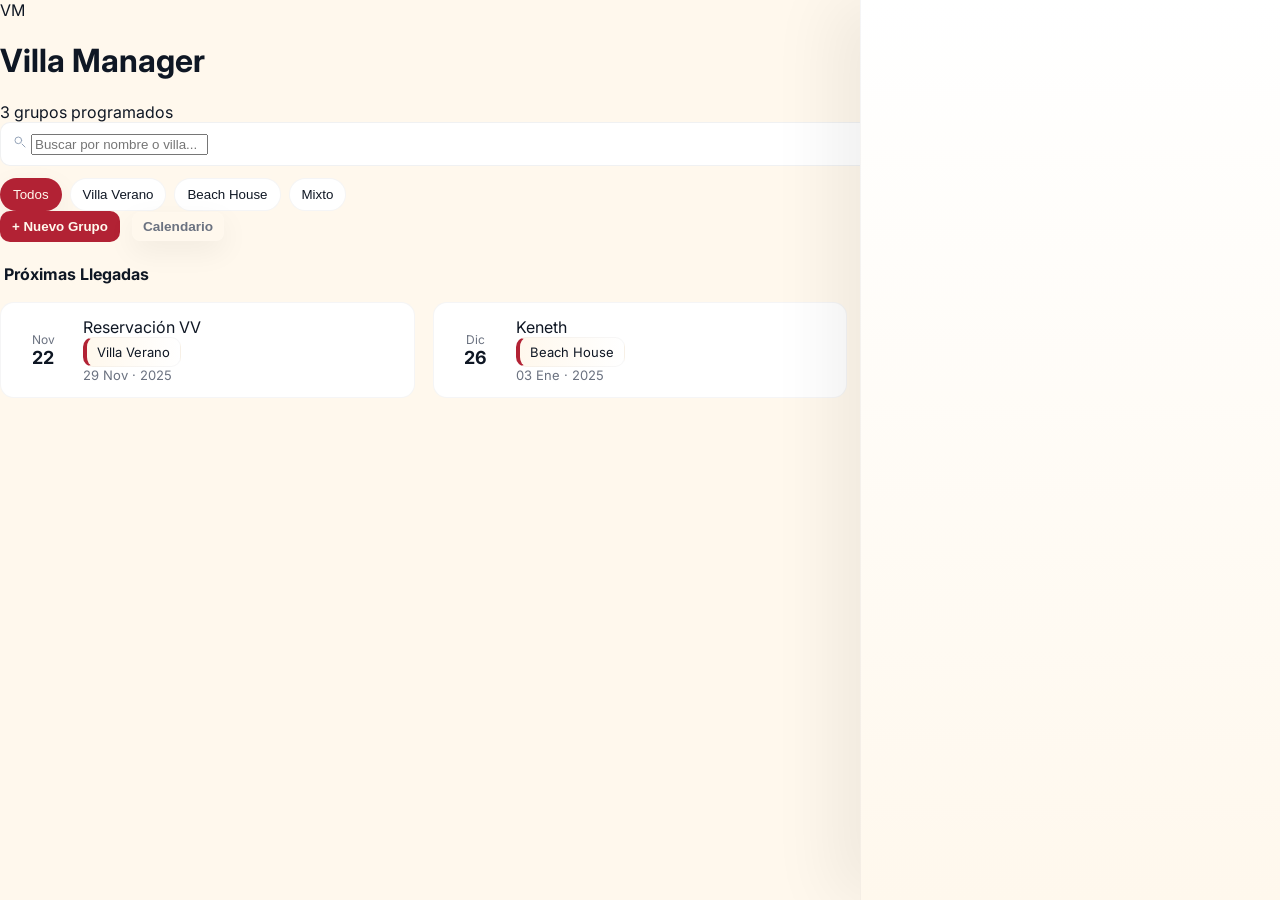
<file: index.html>
﻿<!doctype html>
<html lang="es">
<head>
  <meta charset="utf-8" />
  <meta name="viewport" content="width=device-width, initial-scale=1" />
  <title>Villa Manager  Elegante</title>
  <link href="https://fonts.googleapis.com/css2?family=Inter:wght@300;400;600;700&display=swap" rel="stylesheet">
  <link rel="stylesheet" href="styles.css">
</head>
<body>
  <div class="app">
    <header>
      <div class="brand">
        <div class="logo">VM</div>
        <div>
          <h1>Villa Manager</h1>
          <div class="subtitle" id="upcoming-count">0 grupos programados</div>
        </div>
      </div>

      <div class="controls">
        <div class="search">
          <svg width="16" height="16" viewBox="0 0 24 24" fill="none" aria-hidden><path d="M21 21l-4.35-4.35" stroke="#94a3b8" stroke-width="1.5" stroke-linecap="round" stroke-linejoin="round"/><circle cx="11" cy="11" r="5" stroke="#94a3b8" stroke-width="1.5" stroke-linecap="round" stroke-linejoin="round"/></svg>
          <input id="q" placeholder="Buscar por nombre o villa..." />
        </div>
        <div class="filters" id="filters"></div>
      </div>
    </header>

    <div class="wrap">
      
    <div class="controls" style="display:flex;gap:12px;align-items:center;margin-bottom:14px">
      <button id="newGroupBtn" class="btn secondary">+ Nuevo Grupo</button>
      <div class="calendar-wrapper" style="position:relative">
        <button id="calendarToggle" class="btn ghost small" aria-expanded="false" aria-controls="calendarDropdown">Calendario </button>
        <div id="calendarDropdown" class="calendar-dropdown" aria-hidden="true" style="display:none;position:absolute;top:44px;left:0;z-index:60;">
          <div id="calendar" style="width:320px;max-width:40vw"></div>
        </div>
      </div>
      <div style="flex:1"></div>
    </div>

    <!-- New Group Modal placeholder -->
    <div id="newGroupModal" aria-hidden="true" style="display:none"></div>
        <div style="display:flex;justify-content:space-between;align-items:center;padding:8px 4px 18px 4px">
          <h2 style="margin:0;font-size:16px">Próximas Llegadas</h2>
          <div style="color:var(--muted);font-size:13px" id="stats"></div>
        </div>

        <div class="grid" id="list"></div>
      </main>

      <aside class="panel" id="panel" aria-hidden="true"></aside>
    </div>
  </div>

  <script src="script.js" defer></script>
</body>
</html>
</file>
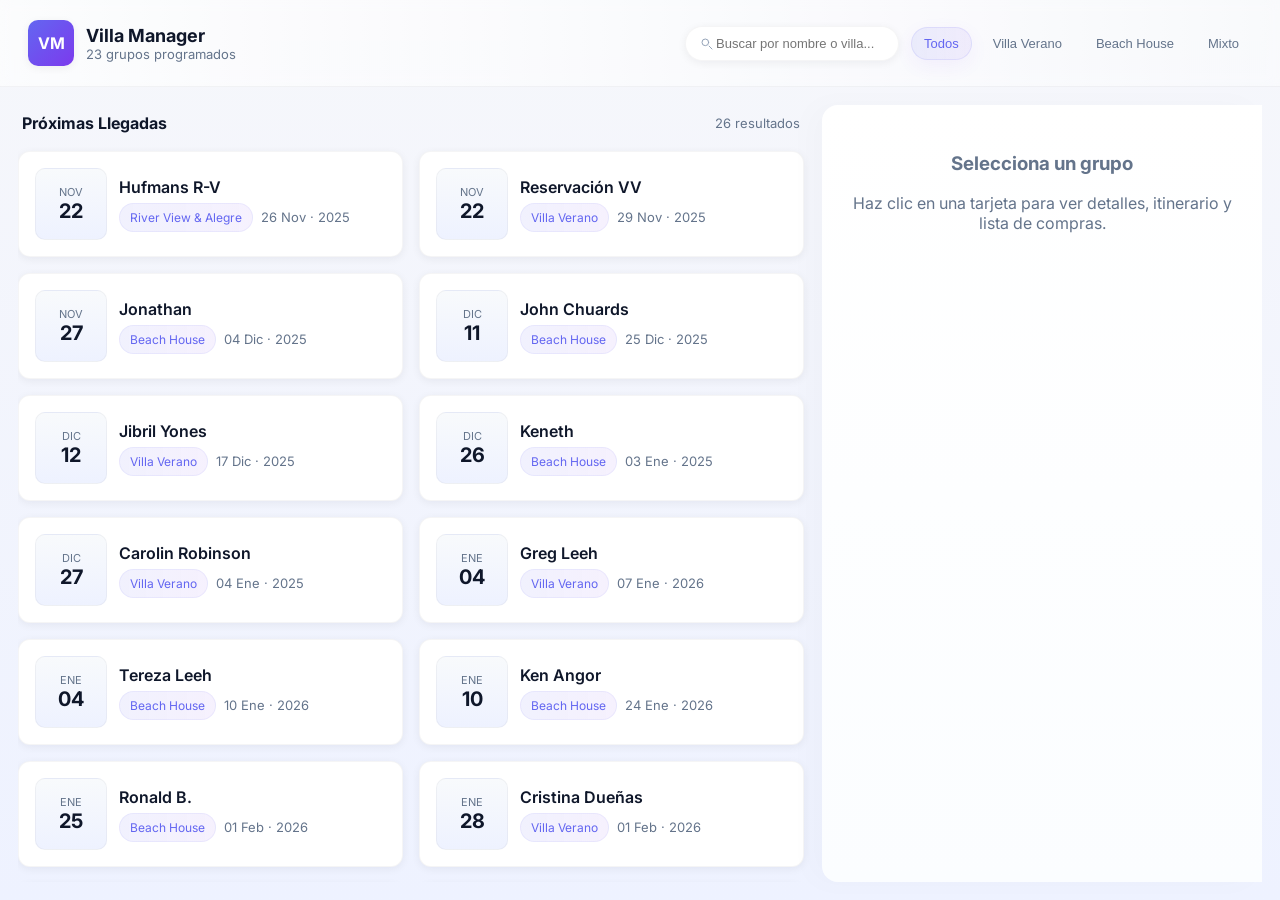
<file: villa-manager.html>
﻿<!doctype html>
<html lang="es">
<head>
  <meta charset="utf-8" />
  <meta name="viewport" content="width=device-width, initial-scale=1" />
  <title>Villa Manager  Elegante</title>
  <link href="https://fonts.googleapis.com/css2?family=Inter:wght@300;400;600;700&display=swap" rel="stylesheet">
  <style>
    :root{
      --bg:#f6f7fb; --card:#ffffff; --muted:#64748b; --accent:#6366f1; --accent-2:#7c3aed; --glass:rgba(255,255,255,0.6);
      --success:#10b981; --danger:#ef4444; --radius:12px;
      --shadow-sm: 0 2px 8px rgba(18,23,40,0.06);
      --shadow-lg: 0 18px 50px rgba(15,23,42,0.12);
    }

    *{box-sizing:border-box}
    html,body{height:100%;margin:0;font-family:Inter,system-ui,-apple-system,Segoe UI,Roboto,"Helvetica Neue",Arial;color:#0f172a;background:linear-gradient(180deg,var(--bg),#eef2ff)}
    .app{display:flex;flex-direction:column;height:100vh}

    header{display:flex;justify-content:space-between;align-items:center;padding:20px 28px;backdrop-filter: blur(6px);background:linear-gradient(90deg, rgba(255,255,255,0.6), rgba(255,255,255,0.35));border-bottom:1px solid rgba(15,23,42,0.04)}
    .brand{display:flex;align-items:center;gap:12px}
    .logo{width:46px;height:46px;border-radius:10px;display:grid;place-items:center;background:linear-gradient(135deg,var(--accent),var(--accent-2));color:white;font-weight:700;box-shadow:var(--shadow-sm)}
    h1{margin:0;font-size:18px}
    .subtitle{font-size:13px;color:var(--muted)}

    .controls{display:flex;gap:12px;align-items:center}
    .search{display:flex;align-items:center;background:var(--card);padding:8px 12px;border-radius:999px;border:1px solid rgba(15,23,42,0.04);box-shadow:var(--shadow-sm)}
    .search input{border:0;outline:0;font-size:13px;background:transparent}

    .filters{display:flex;gap:8px}
    .pill{padding:8px 12px;border-radius:999px;font-size:13px;background:transparent;border:1px solid transparent;color:var(--muted);cursor:pointer;transition:all .18s}
    .pill.active{background:linear-gradient(90deg, rgba(99,102,241,0.1), rgba(124,58,237,0.08));color:var(--accent);box-shadow:0 6px 20px rgba(124,58,237,0.06);border-color:rgba(99,102,241,0.12)}

    .wrap{display:flex;flex:1;overflow:hidden;padding:18px}
    .list{flex:1;overflow:auto;padding-right:18px}

    .grid{display:grid;grid-template-columns:repeat(auto-fill,minmax(320px,1fr));gap:16px}
    .card{background:var(--card);border-radius:var(--radius);padding:16px;border:1px solid rgba(15,23,42,0.04);box-shadow:var(--shadow-sm);transition:transform .18s,box-shadow .18s;cursor:pointer}
    .card:hover{transform:translateY(-6px);box-shadow:var(--shadow-lg)}
    .card.selected{outline:3px solid rgba(99,102,241,0.08);box-shadow:0 24px 60px rgba(99,102,241,0.06)}

    .row{display:flex;align-items:center;gap:12px}
    .date{width:72px;height:72px;border-radius:10px;background:linear-gradient(180deg,#f8fafc,#eef2ff);display:flex;flex-direction:column;align-items:center;justify-content:center;border:1px solid rgba(15,23,42,0.04)}
    .date small{font-size:11px;color:var(--muted);text-transform:uppercase}
    .date strong{font-size:20px}

    .meta{display:flex;flex-direction:column}
    .title{font-weight:600;font-size:16px;color:#0f172a}
    .meta-row{display:flex;align-items:center;gap:8px;margin-top:6px}
    .badge{background:linear-gradient(90deg,rgba(99,102,241,0.09),rgba(124,58,237,0.07));padding:6px 10px;border-radius:999px;font-size:12px;color:var(--accent);border:1px solid rgba(99,102,241,0.08)}

    .foot{margin-top:10px;color:var(--muted);font-size:13px}

    aside.panel{width:440px;border-left:0;background:linear-gradient(180deg,#fff, #fbfdff);box-shadow: -12px 0 30px rgba(9,10,13,0.02);overflow:auto;border-radius:16px 0 0 16px}
    .panel-header{padding:28px;background:linear-gradient(135deg,var(--accent),var(--accent-2));color:white;border-radius:16px 0 0 0;position:relative}
    .panel-body{padding:18px}
    .tabs{display:flex;background:transparent;border-bottom:1px solid rgba(15,23,42,0.04);gap:6px;margin-bottom:10px}
    .tab{flex:1;padding:10px 12px;border-radius:10px;background:rgba(255,255,255,0.6);border:1px solid rgba(255,255,255,0.06);text-align:center;font-weight:600;color:rgba(255,255,255,0.9);cursor:pointer}
    .tab.active{background:#fff;color:var(--accent);box-shadow:0 10px 30px rgba(2,6,23,0.06);transform:translateY(-3px);color:var(--accent)}

    .input-row{display:flex;gap:8px;margin-bottom:12px}
    .input-row input{flex:1;padding:10px;border-radius:10px;border:1px solid rgba(15,23,42,0.06)}
    .btn{padding:10px 12px;border-radius:10px;border:0;background:var(--accent);color:white;font-weight:700;cursor:pointer}
    .btn.ghost{background:transparent;border:1px solid rgba(15,23,42,0.06);color:var(--muted)}

    .list-item{display:flex;align-items:center;gap:10px;background:linear-gradient(180deg,#fff,#fcfdff);padding:10px;border-radius:10px;border:1px solid rgba(15,23,42,0.04);margin-bottom:10px}
    .list-item .text{flex:1}
    .list-item.completed .text{opacity:.5;text-decoration:line-through}

    .empty{padding:40px;text-align:center;color:var(--muted)}

    @media(max-width:980px){
      .wrap{flex-direction:column}
      aside.panel{width:100%;position:fixed;right:0;top:0;bottom:0;transform:translateX(110%);transition:transform .22s ease;border-radius:0}
      aside.panel.open{transform:translateX(0)}
    }
  </style>
</head>
<body>
  <div class="app">
    <header>
      <div class="brand">
        <div class="logo">VM</div>
        <div>
          <h1>Villa Manager</h1>
          <div class="subtitle" id="upcoming-count">0 grupos programados</div>
        </div>
      </div>

      <div class="controls">
        <div class="search">
          <svg width="16" height="16" viewBox="0 0 24 24" fill="none" aria-hidden><path d="M21 21l-4.35-4.35" stroke="#94a3b8" stroke-width="1.5" stroke-linecap="round" stroke-linejoin="round"/><circle cx="11" cy="11" r="5" stroke="#94a3b8" stroke-width="1.5" stroke-linecap="round" stroke-linejoin="round"/></svg>
          <input id="q" placeholder="Buscar por nombre o villa..." />
        </div>
        <div class="filters" id="filters"></div>
      </div>
    </header>

    <div class="wrap">
      <main class="list">
        <div style="display:flex;justify-content:space-between;align-items:center;padding:8px 4px 18px 4px">
          <h2 style="margin:0;font-size:16px">Próximas Llegadas</h2>
          <div style="color:var(--muted);font-size:13px" id="stats"></div>
        </div>

        <div class="grid" id="list"></div>
      </main>

      <aside class="panel" id="panel" aria-hidden="true"></aside>
    </div>
  </div>

  <script>
    // Datos base
    const rawData = [
      { name: "Hufmans R-V", start: "22 Nov", end: "26 Nov", year: 2025, villa: "River View & Alegre", type: "mixed" },
      { name: "Reservación VV", start: "22 Nov", end: "29 Nov", year: 2025, villa: "Villa Verano", type: "vv" },
      { name: "Jonathan", start: "27 Nov", end: "04 Dic", year: 2025, villa: "Beach House", type: "bh" },
      { name: "John Chuards", start: "11 Dic", end: "25 Dic", year: 2025, villa: "Beach House", type: "bh" },
      { name: "Jibril Yones", start: "12 Dic", end: "17 Dic", year: 2025, villa: "Villa Verano", type: "vv" },
      { name: "Keneth", start: "26 Dic", end: "03 Ene", year: 2025, endYear: 2026, villa: "Beach House", type: "bh" },
      { name: "Carolin Robinson", start: "27 Dic", end: "04 Ene", year: 2025, endYear: 2026, villa: "Villa Verano", type: "vv" },
      { name: "Greg Leeh", start: "04 Ene", end: "07 Ene", year: 2026, villa: "Villa Verano", type: "vv" },
      { name: "Tereza Leeh", start: "04 Ene", end: "10 Ene", year: 2026, villa: "Beach House", type: "bh" },
      { name: "Ken Angor", start: "10 Ene", end: "24 Ene", year: 2026, villa: "Beach House", type: "bh" },
      { name: "Ronald B.", start: "25 Ene", end: "01 Feb", year: 2026, villa: "Beach House", type: "bh" },
      { name: "Cristina Dueñas", start: "28 Ene", end: "01 Feb", year: 2026, villa: "Villa Verano", type: "vv" },
      { name: "Melisa G.", start: "06 Feb", end: "14 Feb", year: 2026, villa: "Beach House", type: "bh" },
      { name: "Cherry Cliford", start: "14 Feb", end: "21 Feb", year: 2026, villa: "Villa Verano", type: "vv" },
      { name: "Andy D.", start: "14 Feb", end: "19 Feb", year: 2026, villa: "Beach House", type: "bh" },
      { name: "Mike Walter", start: "19 Feb", end: "23 Feb", year: 2026, villa: "Beach House", type: "bh" },
      { name: "Darci D.", start: "21 Feb", end: "28 Feb", year: 2026, villa: "Villa Verano", type: "vv" },
      { name: "John Chuards", start: "23 Feb", end: "16 Mar", year: 2026, villa: "Beach House", type: "bh" },
      { name: "Gay Trata", start: "06 Mar", end: "10 Mar", year: 2026, villa: "Villa Verano", type: "vv" },
      { name: "Cherry Mackinons", start: "13 Abr", end: "19 Abr", year: 2026, villa: "Villa Verano", type: "vv" },
      { name: "Michelle C.", start: "23 Abr", end: "27 Abr", year: 2026, villa: "Todas las Villas", type: "all" },
      { name: "Lori Arzola", start: "27 Abr", end: "03 May", year: 2026, villa: "Villa Verano", type: "vv" },
      { name: "Viki Sol", start: "05 May", end: "10 May", year: 2026, villa: "VV & BH", type: "mixed" },
      { name: "Patricia S.", start: "12 May", end: "16 May", year: 2026, villa: "Todas las Villas", type: "all" },
      { name: "Robert J.", start: "21 May", end: "26 May", year: 2026, villa: "Villa Verano", type: "vv" },
      { name: "Pool H.", start: "28 May", end: "01 Jun", year: 2026, villa: "Todas las Villas", type: "all" }
    ];

    // Persistencia
    const STORAGE_KEY = 'villa_manager_data_v1';
    function saveState(){
      try{ localStorage.setItem(STORAGE_KEY, JSON.stringify(reservations)); }
      catch(e){ console.warn('No se pudo guardar en localStorage', e); }
    }
    function loadState(){
      try{
        const raw = localStorage.getItem(STORAGE_KEY);
        if(!raw) return false;
        const parsed = JSON.parse(raw);
        if(Array.isArray(parsed)){
          reservations = parsed;
          return true;
        }
      }catch(e){ console.warn('Error leyendo estado', e); }
      return false;
    }

    // Estado
    let reservations = rawData.map((r,i)=>({ id:i, ...r, status:'confirmed', itinerary:[], shoppingList:[], notes:'' }));
    // si hay estado en localStorage, cargarlo
    loadState();

    let filter = 'all';
    let selectedId = null;
    let activeTab = 'info';

    // Refs
    const listEl = document.getElementById('list');
    const panelEl = document.getElementById('panel');
    const filtersEl = document.getElementById('filters');
    const upcomingCountEl = document.getElementById('upcoming-count');
    const statsEl = document.getElementById('stats');
    const qEl = document.getElementById('q');

    function renderFilters(){
      const opts = [{k:'all',t:'Todos'},{k:'vv',t:'Villa Verano'},{k:'bh',t:'Beach House'},{k:'mixed',t:'Mixto'}];
      filtersEl.innerHTML='';
      opts.forEach(o=>{
        const b = document.createElement('button'); b.className='pill' + (filter===o.k? ' active':'');
        b.textContent = o.t; b.onclick = ()=>{ filter=o.k; render(); };
        filtersEl.appendChild(b);
      })
    }

    function matchesQuery(r,q){
      if(!q) return true;
      q = q.toLowerCase();
      return String(r.name).toLowerCase().includes(q) || String(r.villa).toLowerCase().includes(q);
    }

    function filtered(){
      let list = reservations.filter(r=> matchesQuery(r, qEl.value));
      if(filter==='all') return list;
      if(filter==='vv') return list.filter(r=>r.type==='vv');
      if(filter==='bh') return list.filter(r=>r.type==='bh');
      if(filter==='mixed') return list.filter(r=>r.type==='mixed' || r.type==='all');
      return list;
    }

    function renderList(){
      listEl.innerHTML='';
      const items = filtered();
      items.forEach(r=>{
        const card = document.createElement('div'); card.className='card' + (selectedId===r.id? ' selected':'');
        card.onclick = ()=>{ selectedId=r.id; openPanel(); render(); };

        const row = document.createElement('div'); row.className='row';
        const date = document.createElement('div'); date.className='date';
        const [d,m] = (r.start||'').split(' ');
        const sm = document.createElement('small'); sm.textContent = m || '';
        const sd = document.createElement('strong'); sd.textContent = d || '';
        date.appendChild(sm); date.appendChild(sd);

        const meta = document.createElement('div'); meta.className='meta';
        const title = document.createElement('div'); title.className='title'; title.textContent = r.name;
        const mr = document.createElement('div'); mr.className='meta-row';
        const badge = document.createElement('div'); badge.className='badge'; badge.textContent = r.villa;
        const end = document.createElement('div'); end.style.color='var(--muted)'; end.style.fontSize='13px'; end.textContent = `${r.end} · ${r.year}`;
        mr.appendChild(badge); mr.appendChild(end);

        meta.appendChild(title); meta.appendChild(mr);

        row.appendChild(date); row.appendChild(meta);
        card.appendChild(row);

        if((r.itinerary && r.itinerary.length) || (r.shoppingList && r.shoppingList.length)){
          const foot = document.createElement('div'); foot.className='foot';
          foot.textContent = (r.itinerary && r.itinerary.length? r.itinerary.length + ' Actividades':'') + (r.itinerary && r.itinerary.length && r.shoppingList && r.shoppingList.length? ' · ': '') + (r.shoppingList && r.shoppingList.length? r.shoppingList.length + ' Compras':'');
          card.appendChild(foot);
        }

        listEl.appendChild(card);
      })

      upcomingCountEl.textContent = reservations.filter(r=> r.year===2026 || (r.year===2025 && String(r.start).includes('Dic')) ).length + ' grupos programados';
      statsEl.textContent = items.length + ' resultados';
    }

    function openPanel(){ panelEl.classList.add('open'); panelEl.setAttribute('aria-hidden','false'); renderPanel(); }
    function closePanel(){ saveState(); selectedId=null; panelEl.classList.remove('open'); panelEl.setAttribute('aria-hidden','true'); render(); }

    function renderPanel(){
      const r = reservations.find(x=>x.id===selectedId);
      if(!r){ panelEl.innerHTML = `<div style="padding:28px;text-align:center;color:var(--muted)"><h3>Selecciona un grupo</h3><p>Haz clic en una tarjeta para ver detalles, itinerario y lista de compras.</p></div>`; return; }

      panelEl.innerHTML = '';
      const header = document.createElement('div'); header.className='panel-header';
      header.innerHTML = `<div style="display:flex;justify-content:space-between;align-items:center"><div><div style=\"font-weight:700;font-size:20px\">${r.name}</div><div style=\"opacity:.9;margin-top:6px\">${r.start}  ${r.end} · ${r.year}</div></div><div style=\"text-align:right\"><div style=\"font-size:13px;opacity:.9\">${r.villa}</div><button id=\"closePanelBtn\" style=\"margin-top:12px;padding:8px 12px;border-radius:10px;border:0;background:rgba(255,255,255,0.12);color:white;cursor:pointer\">Cerrar</button></div></div>`;
      panelEl.appendChild(header);
      document.getElementById('closePanelBtn').onclick = closePanel;

      const body = document.createElement('div'); body.className='panel-body';

      const tabs = document.createElement('div'); tabs.className='tabs';
      ['info','itinerary','shopping'].forEach(t=>{ const b=document.createElement('div'); b.className='tab'+(activeTab===t? ' active':''); b.textContent = t==='info'? 'Resumen' : t==='itinerary' ? 'Itinerario' : 'Compras'; b.onclick=()=>{ activeTab=t; renderPanel(); }; tabs.appendChild(b); });
      body.appendChild(tabs);

      if(activeTab==='info'){
        const card = document.createElement('div'); card.className='card';
        card.innerHTML = `<div style="font-size:13px;color:var(--muted);margin-bottom:8px">Detalles de Alojamiento</div><div style=\"display:flex;gap:12px;align-items:center\"><div style=\"width:64px;height:64px;border-radius:12px;background:linear-gradient(90deg,rgba(99,102,241,0.12),rgba(124,58,237,0.12));display:grid;place-items:center;font-weight:700;color:var(--accent)\">${r.name.split(' ').map(n=>n[0]).slice(0,2).join('')}</div><div><div style=\"font-weight:700\">${r.villa}</div><div style=\"color:var(--muted);margin-top:6px\">${r.year} · Reserva confirmada</div></div></div>`;
        body.appendChild(card);

        const notes = document.createElement('div'); notes.className='card'; notes.style.marginTop='12px';
        notes.innerHTML = `<div style=\"font-weight:700;margin-bottom:8px\">Observaciones</div><textarea id=\"notes\" style=\"width:100%;min-height:120px;border-radius:10px;border:1px solid rgba(15,23,42,0.06);padding:10px\">${r.notes||''}</textarea><div style=\"text-align:right;margin-top:8px\"><button id=\"saveNote\" class=\"btn\">Guardar observaciones</button></div>`;
        body.appendChild(notes);

        // Attach handler immediately (no timeout)
        body.addEventListener('click', (e)=>{
          if(e.target && e.target.id === 'saveNote'){
            const ta = document.getElementById('notes');
            if(ta){ r.notes = ta.value; saveState(); render(); }
          }
        });
      }

      if(activeTab==='itinerary'){
        const add = document.createElement('div'); add.className='card'; add.innerHTML = `<div style=\"font-weight:700;margin-bottom:8px\">Agregar Actividad</div>`;
        const row = document.createElement('div'); row.className='input-row'; const input = document.createElement('input'); input.placeholder='Ej. Cena bienvenida, Tour en bote...'; const addBtn = document.createElement('button'); addBtn.className='btn'; addBtn.textContent='Agregar'; addBtn.onclick = ()=>{ if(input.value.trim()){ r.itinerary = r.itinerary || []; r.itinerary.push({ id:Date.now(), text:input.value, completed:false }); input.value=''; saveState(); renderPanel(); renderList(); }}; row.appendChild(input); row.appendChild(addBtn); add.appendChild(row); body.appendChild(add);

        if(!r.itinerary || r.itinerary.length===0){ body.appendChild(Object.assign(document.createElement('div'),{className:'empty',innerHTML:'<div>Sin itinerario definido</div>'})); }
        else{ r.itinerary.forEach(it=>{ const li = document.createElement('div'); li.className='list-item'+(it.completed? ' completed':''); const chk = document.createElement('input'); chk.type='checkbox'; chk.checked=!!it.completed; chk.onchange = ()=>{ it.completed = chk.checked; saveState(); renderPanel(); renderList(); }; const txt = document.createElement('div'); txt.className='text'; txt.textContent = it.text; const del = document.createElement('button'); del.className='btn ghost'; del.textContent='Eliminar'; del.onclick=()=>{ r.itinerary = r.itinerary.filter(x=>x.id!==it.id); saveState(); renderPanel(); renderList(); }; li.appendChild(chk); li.appendChild(txt); li.appendChild(del); body.appendChild(li); }); }
      }

      if(activeTab==='shopping'){
        const add = document.createElement('div'); add.className='card'; add.innerHTML = `<div style=\"font-weight:700;margin-bottom:8px\">Lista de Supermercado</div>`;
        const row = document.createElement('div'); row.className='input-row'; const input = document.createElement('input'); input.placeholder='Ej. Agua, Cervezas, Fruta...'; const addBtn = document.createElement('button'); addBtn.className='btn'; addBtn.textContent='Agregar'; addBtn.onclick = ()=>{ if(input.value.trim()){ r.shoppingList = r.shoppingList || []; r.shoppingList.push({ id:Date.now(), text:input.value, completed:false }); input.value=''; saveState(); renderPanel(); renderList(); }}; row.appendChild(input); row.appendChild(addBtn); add.appendChild(row); body.appendChild(add);

        if(!r.shoppingList || r.shoppingList.length===0){ body.appendChild(Object.assign(document.createElement('div'),{className:'empty',innerHTML:'<div>Lista de compras vacía</div>'})); }
        else{ r.shoppingList.forEach(it=>{ const li = document.createElement('div'); li.className='list-item'+(it.completed? ' completed':''); const chk = document.createElement('input'); chk.type='checkbox'; chk.checked=!!it.completed; chk.onchange = ()=>{ it.completed = chk.checked; saveState(); renderPanel(); renderList(); }; const txt = document.createElement('div'); txt.className='text'; txt.textContent = it.text; const del = document.createElement('button'); del.className='btn ghost'; del.textContent='Eliminar'; del.onclick=()=>{ r.shoppingList = r.shoppingList.filter(x=>x.id!==it.id); saveState(); renderPanel(); renderList(); }; li.appendChild(chk); li.appendChild(txt); li.appendChild(del); body.appendChild(li); }); }
      }

      panelEl.appendChild(body);
    }

    // Renders
    function render(){ renderFilters(); renderList(); renderPanel(); }

    // Event handlers
    qEl.addEventListener('input', ()=>{ render(); });

    // Inicial
    render();

    console.log('UI elegante cargada (persistencia habilitada)');
  </script>
</body>
</html>
</file>
<file: styles.css>
﻿:root{
  --carmine: #B22234; /* rojo carmín */
  --turq: #00F2D6;    /* turquesa neón */
  --cream: #FFF8ED;   /* blanco crema */
  --dark: #0F1724;    /* negro grisáceo */
  --muted: #6B7280;

  /* semantic tokens (can be swapped by theme classes) */
  --primary: var(--turq);
  --primary-contrast: var(--dark);
  --secondary: var(--carmine);
  --secondary-contrast: var(--cream);
  --bg: var(--cream);
}

/* Theme: swap primary <-> secondary (carmine primary variant) */
.theme-carmine-primary{
  --primary: var(--carmine);
  --primary-contrast: var(--cream);
  --secondary: var(--turq);
  --secondary-contrast: var(--dark);
}

*{box-sizing:border-box}
body{font-family:Inter, ui-sans-serif, system-ui, -apple-system, "Segoe UI", Roboto, "Helvetica Neue", Arial, "Noto Sans";margin:0;background:var(--bg);color:var(--dark)}
.container{max-width:1100px;margin:0 auto;padding:28px}
.header{display:flex;justify-content:space-between;align-items:center;margin-bottom:18px}
.header .meta{display:flex;gap:12px;align-items:center}

.pill{background:#fff;border:1px solid rgba(15,23,42,0.04);padding:8px 12px;border-radius:999px;margin-right:8px;cursor:pointer;color:var(--dark)}
.pill.active{background:var(--secondary);color:var(--secondary-contrast);border-color:transparent;box-shadow:0 10px 30px rgba(0,0,0,0.06)}
.grid{display:grid;grid-template-columns:repeat(3,1fr);gap:18px}
.card{background:#fff;border:1px solid rgba(15,23,42,0.04);padding:14px;border-radius:14px;cursor:pointer;transition:transform .18s ease,box-shadow .18s ease}
.card:hover{transform:translateY(-6px);box-shadow:0 30px 40px rgba(0,0,0,0.06)}
.row{display:flex;gap:12px;align-items:center}
.date{width:56px;text-align:center}
.date small{display:block;color:var(--muted);font-size:12px}
.date strong{display:block;font-size:18px}
.meta{flex:1}
.badge{display:inline-block;padding:6px 10px;border-radius:10px;background:linear-gradient(90deg,#fff,#fff);font-size:13px;border:1px solid rgba(15,23,42,0.03);color:var(--dark)}
.foot{margin-top:12px;color:var(--muted);font-size:13px}
.search{width:100%;padding:10px;border-radius:10px;border:1px solid rgba(15,23,42,0.06);margin-bottom:12px;background:#fff}
.empty{padding:18px;border-radius:12px;background:#fff;border:1px dashed rgba(15,23,42,0.04);text-align:center;color:var(--muted)}

/* Primary button */
.btn{background:var(--primary);color:var(--primary-contrast);padding:8px 12px;border-radius:10px;border:0;cursor:pointer;box-shadow:0 10px 30px rgba(0,0,0,0.06);font-weight:600}
.btn:focus{outline:3px solid color-mix(in srgb, var(--primary) 30%, transparent);outline-offset:3px}

/* Secondary / danger styled with carmine */
.btn.secondary{background:var(--secondary);color:var(--secondary-contrast);box-shadow:none}
.btn.ghost{background:transparent;border:1px solid rgba(15,23,42,0.06);color:var(--muted)}
.input-row{display:flex;gap:8px}
.input-row input{flex:1;padding:8px;border-radius:10px;border:1px solid rgba(15,23,42,0.06)}
.tabs{display:flex;border-bottom:1px solid rgba(15,23,42,0.04);background:#fff}
.tab{flex:1;padding:14px;text-align:center;cursor:pointer;color:var(--muted)}
.tab.active{color:var(--primary);border-bottom:3px solid var(--primary)}
.list-item{display:flex;align-items:center;gap:10px;padding:10px;border-radius:10px;border:1px solid rgba(15,23,42,0.03);margin-top:8px}
.list-item.completed .text{text-decoration:line-through;color:var(--muted)}
.list-item input{width:18px;height:18px}

/* PANEL base styles */
aside#panel{position:fixed;right:0;top:0;bottom:0;width:0;overflow:hidden;z-index:50;display:flex;align-items:center;justify-content:center;padding:20px;pointer-events:none}
aside#panel.open{pointer-events:auto}
aside#panel.modal .modal-content{transform:translateY(20px) scale(.98);opacity:0;animation:modal-in .22s ease forwards}
aside#panel.drawer .modal-content{transform:translateX(30px);opacity:0;animation:drawer-in .22s ease forwards}

@keyframes modal-in{to{transform:none;opacity:1}}
@keyframes drawer-in{to{transform:none;opacity:1}}

/* modal centered (small screens) */
@media (max-width: 979px){
  aside#panel{inset:0;background:rgba(15,23,42,0.55);padding:20px}
  aside#panel .modal-content{width:100%;max-width:760px;background:linear-gradient(180deg,var(--cream),#fff);border-radius:16px;overflow:hidden;box-shadow:0 25px 80px rgba(2,6,23,0.28);max-height:90vh;display:flex;flex-direction:column}
  aside#panel .modal-body{overflow:auto;padding:18px;flex:1}
  aside#panel .modal-header{padding:18px;border-bottom:1px solid rgba(15,23,42,0.04);background:linear-gradient(135deg,var(--primary),var(--secondary));color:var(--primary-contrast)}
  aside#panel .modal-footer{padding:12px;border-top:1px solid rgba(15,23,42,0.04);background:#fff}
}

/* drawer on wide screens */
@media (min-width: 980px){
  aside#panel{right:0;top:0;bottom:0;width:420px;background:linear-gradient(180deg,#fff,var(--cream));box-shadow: -30px 0 60px rgba(2,6,23,0.06);padding:0;border-left:1px solid rgba(15,23,42,0.04)}
  aside#panel .modal-content{width:100%;height:100%;max-width:none;max-height:none;border-radius:0;display:flex;flex-direction:column}
  aside#panel .modal-body{overflow:auto;padding:18px;flex:1}
  aside#panel .modal-header{padding:18px;border-bottom:1px solid rgba(15,23,42,0.04);background:transparent;color:var(--dark)}
  aside#panel.open{width:420px}
}

/* overlay click target */
aside#panel.modal{display:flex;align-items:center;justify-content:center}

/* small helpers */
.modal-header .close-icon{background:rgba(2,6,23,0.06);width:38px;height:38px;border-radius:10px;display:inline-grid;place-items:center;cursor:pointer}

/* subtle accents */
.badge{background:linear-gradient(90deg,var(--cream),#fff);border-left:4px solid var(--secondary);}

/* theme toggle button */
.theme-toggle{padding:8px 10px;border-radius:10px;border:0;cursor:pointer;font-weight:600;background:transparent;color:var(--dark);border:2px solid rgba(15,23,42,0.05)}
.theme-toggle:focus{outline:3px solid color-mix(in srgb,var(--primary) 30%, transparent);outline-offset:2px}


/* Sunset background - large translucent scenic backdrop */
body::before{\n  content: '';\n  position: fixed;\n  inset: 0;\n  z-index: -3;\n  pointer-events: none;\n  background-image: radial-gradient(circle at 50% 72%, rgba(255,229,185,0.92) 0%, rgba(255,196,128,0.7) 8%, rgba(255,145,92,0.55) 20%, rgba(178,34,52,0.28) 36%, rgba(0,0,0,0.0) 70%), linear-gradient(180deg, rgba(178,34,52,0.04) 0%, rgba(0,242,214,0.03) 40%, rgba(2,6,23,0.03) 100%);\n  background-repeat: no-repeat;\n  background-size: cover, cover;\n  filter: blur(8px) saturate(1.02);\n  opacity: 0.85;\n  transform-origin: center;\n}\n\nbody::after{\n  content: '';\n  position: fixed;\n  left: 50%;\n  bottom: -8vh;\n  width: 48vmax;\n  height: 48vmax;\n  transform: translateX(-50%);\n  z-index: -2;\n  pointer-events: none;\n  background: radial-gradient(circle at 50% 40%, rgba(255,215,160,0.85) 0%, rgba(255,140,90,0.45) 20%, rgba(178,34,52,0.25) 40%, rgba(0,0,0,0) 60%);\n  filter: blur(18px);\n  opacity: 0.7;\n  animation: sunFloat 30s ease-in-out infinite;\n}\n\n@keyframes sunFloat{\n  0%{ transform: translateX(-50%) translateY(0) scale(1); }\n  50%{ transform: translateX(-50%) translateY(-10px) scale(1.01); }\n  100%{ transform: translateX(-50%) translateY(0) scale(1); }\n}\n\n/* Soft cloud layers for motion */\n.sunset-cloud{ position: fixed; left: -10%; top: 8%; width: 120%; height: 24vh; z-index:-2; pointer-events:none; background: linear-gradient(180deg, rgba(255,255,255,0.04), rgba(255,255,255,0.02)); filter: blur(22px); opacity:0.75; animation: cloudDrift 80s linear infinite; }\n.sunset-cloud.cloud-2{ top: 20%; opacity:0.55; transform: scale(1.1); animation-duration: 110s; }\n\n@keyframes cloudDrift{ from { transform: translateX(0) } to { transform: translateX(-10%) } }\n\n/* subtle palms silhouette */\n.sunset-silhouette{ position: fixed; left: 0; bottom: 0; height: 18vh; width:100%; background: linear-gradient(180deg, rgba(0,0,0,0.02), rgba(0,0,0,0.06)); z-index:-1; pointer-events:none }
.palms{ position: fixed; right: 6%; bottom: 2%; width: 220px; height: 160px; opacity: 0.18; z-index: -1; pointer-events: none; }

/* layout improvements */
.grid{grid-template-columns: repeat(auto-fit, minmax(260px, 1fr));}
.container{ padding:32px; }

/* Calendar tweaks */
#calendar{width:320px;min-width:220px}
#calendar .cal-header{font-weight:700;color:var(--dark)}
#calendar .cal-day{padding:10px;border-radius:8px;text-align:center;font-size:13px;color:var(--muted);min-height:42px}
#calendar .cal-day.has-group{padding-top:8px; padding-bottom:8px}
#calendar .cal-nav button{font-weight:700}

@keyframes sunFloat{
  0%{ transform: translateX(-50%) translateY(0) scale(1); }
  50%{ transform: translateX(-50%) translateY(-14px) scale(1.02); }
  100%{ transform: translateX(-50%) translateY(0) scale(1); }
}

/* Soft cloud layers for motion */
.sunset-cloud{ position: fixed; left: -10%; top: 8%; width: 120%; height: 30vh; z-index:-2; pointer-events:none; background: linear-gradient(180deg, rgba(255,255,255,0.06), rgba(255,255,255,0.02)); filter: blur(28px); opacity:0.9; animation: cloudDrift 60s linear infinite; }
.sunset-cloud.cloud-2{ top: 22%; opacity:0.6; transform: scale(1.2); animation-duration: 90s; }

@keyframes cloudDrift{ from { transform: translateX(0) } to { transform: translateX(-12%) } }

/* Glass effect on the main container so content feels translucent over the sunset */
.container{ background: rgba(255,255,255,0.66); backdrop-filter: blur(6px) saturate(1.08); border-radius:14px; box-shadow: 0 10px 40px rgba(2,6,23,0.07); }

/* Slight color tweak for headers to harmonize with sunset */
.header h1, .header p{ color: var(--dark); }

/* Make the page edges feel softer on mobile */
@media (max-width: 600px){
  body::before{\n  content: '';\n  position: fixed;\n  inset: 0;\n  z-index: -3;\n  pointer-events: none;\n  background-image: radial-gradient(circle at 50% 72%, rgba(255,229,185,0.92) 0%, rgba(255,196,128,0.7) 8%, rgba(255,145,92,0.55) 20%, rgba(178,34,52,0.28) 36%, rgba(0,0,0,0.0) 70%), linear-gradient(180deg, rgba(178,34,52,0.04) 0%, rgba(0,242,214,0.03) 40%, rgba(2,6,23,0.03) 100%);\n  background-repeat: no-repeat;\n  background-size: cover, cover;\n  filter: blur(8px) saturate(1.02);\n  opacity: 0.85;\n  transform-origin: center;\n}\n\nbody::after{\n  content: '';\n  position: fixed;\n  left: 50%;\n  bottom: -8vh;\n  width: 48vmax;\n  height: 48vmax;\n  transform: translateX(-50%);\n  z-index: -2;\n  pointer-events: none;\n  background: radial-gradient(circle at 50% 40%, rgba(255,215,160,0.85) 0%, rgba(255,140,90,0.45) 20%, rgba(178,34,52,0.25) 40%, rgba(0,0,0,0) 60%);\n  filter: blur(18px);\n  opacity: 0.7;\n  animation: sunFloat 30s ease-in-out infinite;\n}\n\n@keyframes sunFloat{\n  0%{ transform: translateX(-50%) translateY(0) scale(1); }\n  50%{ transform: translateX(-50%) translateY(-10px) scale(1.01); }\n  100%{ transform: translateX(-50%) translateY(0) scale(1); }\n}\n\n/* Soft cloud layers for motion */\n.sunset-cloud{ position: fixed; left: -10%; top: 8%; width: 120%; height: 24vh; z-index:-2; pointer-events:none; background: linear-gradient(180deg, rgba(255,255,255,0.04), rgba(255,255,255,0.02)); filter: blur(22px); opacity:0.75; animation: cloudDrift 80s linear infinite; }\n.sunset-cloud.cloud-2{ top: 20%; opacity:0.55; transform: scale(1.1); animation-duration: 110s; }\n\n@keyframes cloudDrift{ from { transform: translateX(0) } to { transform: translateX(-10%) } }\n\n/* subtle palms silhouette */\n.sunset-silhouette{ position: fixed; left: 0; bottom: 0; height: 18vh; width:100%; background: linear-gradient(180deg, rgba(0,0,0,0.02), rgba(0,0,0,0.06)); z-index:-1; pointer-events:none }
.palms{ position: fixed; right: 6%; bottom: 2%; width: 220px; height: 160px; opacity: 0.18; z-index: -1; pointer-events: none; }

/* layout improvements */
.grid{grid-template-columns: repeat(auto-fit, minmax(260px, 1fr));}
.container{ padding:32px; }

/* Calendar tweaks */
#calendar{width:320px;min-width:220px}
#calendar .cal-header{font-weight:700;color:var(--dark)}
#calendar .cal-day{padding:10px;border-radius:8px;text-align:center;font-size:13px;color:var(--muted);min-height:42px}
#calendar .cal-day.has-group{padding-top:8px; padding-bottom:8px}
#calendar .cal-nav button{font-weight:700}

}

/* Optional silhouette accent (subtle) */
.sunset-silhouette{ position: fixed; left: 0; right: 0; bottom: 0; height: 20vh; background: linear-gradient(180deg, rgba(0,0,0,0.05), rgba(0,0,0,0.12)); z-index:-1; pointer-events:none }

/* Calendar */
#calendar{background:linear-gradient(180deg,rgba(255,255,255,0.6),rgba(255,255,255,0.45));padding:12px;border-radius:12px;border:1px solid rgba(15,23,42,0.04)}
#calendar .cal-header{display:flex;justify-content:space-between;align-items:center;margin-bottom:8px}
#calendar .cal-grid{display:grid;grid-template-columns:repeat(7,1fr);gap:6px}
#calendar .cal-day{padding:8px;border-radius:8px;text-align:center;font-size:13px;color:var(--muted)}
#calendar .cal-day.today{border:2px solid var(--primary);font-weight:700;color:var(--primary-contrast)}
#calendar .cal-day.has-group{background:linear-gradient(90deg,var(--primary),color-mix(in srgb,var(--primary) 55%, #fff));color:var(--primary-contrast);box-shadow:0 8px 22px rgba(0,0,0,0.06)}
#calendar .cal-nav button{background:transparent;border:0;padding:6px;cursor:pointer;color:var(--dark)}

/* New Group modal */
#newGroupModal .modal-wrap{width:100%;max-width:540px;background:linear-gradient(180deg,#fff,#fbfdff);border-radius:14px;padding:18px;box-shadow:0 30px 60px rgba(2,6,23,0.18)}
#newGroupModal .form-row{display:flex;gap:8px;margin-bottom:10px}
#newGroupModal label{display:block;font-size:13px;color:var(--muted);margin-bottom:6px}
#newGroupModal input[type='text'], #newGroupModal input[type='date'], #newGroupModal select{width:100%;padding:8px;border-radius:8px;border:1px solid rgba(15,23,42,0.06)}
#newGroupModal .actions{display:flex;justify-content:flex-end;gap:8px;margin-top:12px}


/* calendar chips */
.cal-chips{display:flex;gap:4px;justify-content:center;margin-top:6px}
.cal-chip{width:10px;height:10px;border-radius:50%;box-shadow:0 6px 12px rgba(2,6,23,0.06);border:1px solid rgba(255,255,255,0.4)}
.cal-chip.vv{background:linear-gradient(90deg,#dcfce7,#bbf7d0)}
.cal-chip.bh{background:linear-gradient(90deg,#dbeafe,#bfdbfe)}
.cal-chip.mixed{background:linear-gradient(90deg,#fff7ed,#ffedd5)}
.cal-chip.all{background:linear-gradient(90deg,#f3e8ff,#e9d5ff)}


/* Day panel (right drawer) improvements */
#panel .panel-header{display:flex;align-items:center;justify-content:space-between;padding:18px 20px;border-bottom:1px solid rgba(255,255,255,0.06)}
#panel .panel-title{font-size:1.05rem;font-weight:600;color:var(--dark);}
#panel .panel-sub{font-size:0.9rem;color:rgba(2,6,23,0.6)}
#panel .panel-body{padding:16px;display:flex;flex-direction:column;gap:12px;overflow:auto;max-height:calc(100vh - 120px)}
.day-panel .group-card{background:rgba(255,255,255,0.02);border-radius:10px;padding:12px;display:flex;flex-direction:column;gap:8px;border:1px solid rgba(255,255,255,0.03)}
.day-panel .group-top{display:flex;align-items:center;justify-content:space-between}
.group-meta{font-size:0.85rem;color:rgba(2,6,23,0.55)}
.group-name{font-weight:700;color:var(--dark);font-size:0.98rem}
.btn-group{display:flex;gap:8px}
.btn.small{padding:6px 10px;font-size:0.85rem;border-radius:8px}
.btn.ghost.small{background:transparent;border:1px solid rgba(255,255,255,0.06)}
.confirm-delete{display:flex;gap:8px;align-items:center}
.confirm-delete .warn{color:#ff6b6b;font-weight:700}
#panel .empty{padding:20px;text-align:center;color:rgba(2,6,23,0.5)}
@media(min-width:980px){#panel{width:420px;}}


/* Calendar dropdown */
.calendar-wrapper{position:relative;display:inline-block}
.calendar-dropdown{min-width:260px;background:rgba(255,255,255,0.96);backdrop-filter:blur(6px);border-radius:10px;padding:10px;box-shadow:0 12px 30px rgba(2,6,23,0.28);border:1px solid rgba(2,6,23,0.06)}
#calendarToggle[aria-expanded="true"]{box-shadow:inset 0 -2px 0 rgba(0,0,0,0.04)}
@media(min-width:980px){
  .calendar-wrapper{position:static}
  .calendar-dropdown{position:static;display:block;box-shadow:none;background:transparent;padding:0;border:0}
}
</file>
